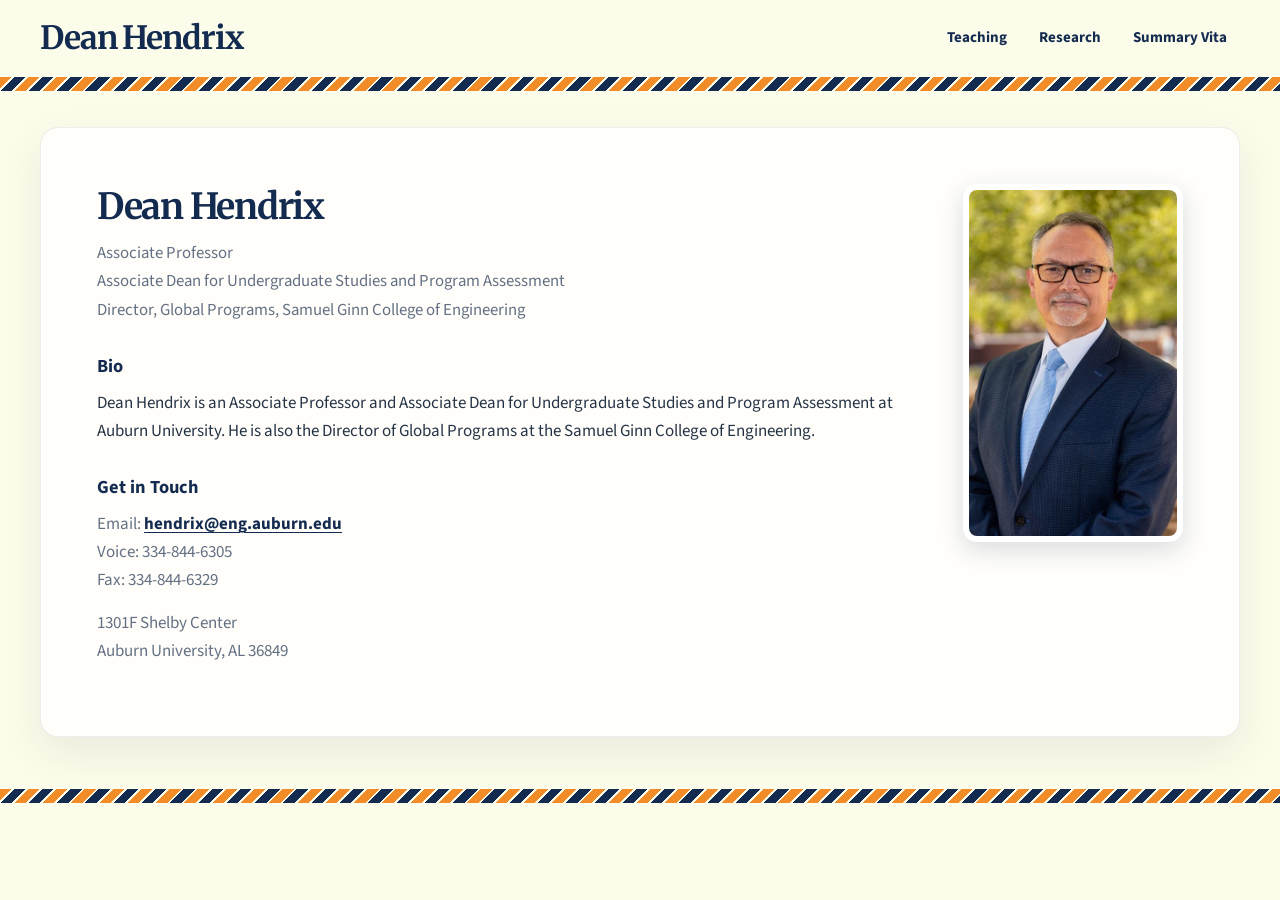
<file: index.html>
<!DOCTYPE html>
<html lang="en">
  <head>
    <meta charset="UTF-8" />
    <meta name="viewport" content="width=device-width, initial-scale=1.0" />
    <link rel="stylesheet" href="styles.css">
    
    <title>Dean Hendrix's Website</title>
  </head>
  <body>
    <header class="site-header">
      <h1>Dean Hendrix</h1>
      <nav class="site-nav" aria-label="Main navigation">
        <a href="teaching.html">Teaching</a>
        <a href="research.html">Research</a>
        <a href="items/summary_vita.pdf" target="_blank">Summary Vita</a>
      </nav>
    </header>
    <div class="postal-divider"></div>
    <main class="profile-layout">
      <div class="profile-content">
        <h2>Dean Hendrix</h2>
        <p class="profile-title">Associate Professor<br />
        Associate Dean for Undergraduate Studies and Program Assessment<br />
        Director, Global Programs, Samuel Ginn College of Engineering</p>
        <section>
          <h3>Bio</h3>
          <p>Dean Hendrix is an Associate Professor and Associate Dean for Undergraduate Studies and Program Assessment at Auburn University. He is also the Director of Global Programs at the Samuel Ginn College of Engineering.</p>
        </section>
        <section>
          <h3>Get in Touch</h3>
          <p class="contact-details">Email: <a href="mailto:hendrix@eng.auburn.edu">hendrix@eng.auburn.edu</a><br />
        Voice: 334-844-6305<br />
        Fax: 334-844-6329</p>
          <p class="contact-details">1301F Shelby Center<br />
        Auburn University, AL 36849</p>
        </section>
      </div>
      <div class="imageContainer">
        <img src="items/Dean_Hendrix.jpg" alt="Dean Hendrix" />
      </div>
    </main>
    <footer>
      <div class="postal-divider"></div>
    </footer>
<div id="redirectModal" class="modal">
    <div class="modal-content">
        <h2>Leaving This Website</h2>
        <p>
            You are about to visit an external website.
            Would you like to continue?
        </p>

        <div class="modal-buttons">
            <button id="cancelRedirect">Stay Here</button>
            <button id="confirmRedirect">Continue</button>
        </div>
    </div>
</div>
<script src="index.js"></script>
  </body>
</html>
</file>
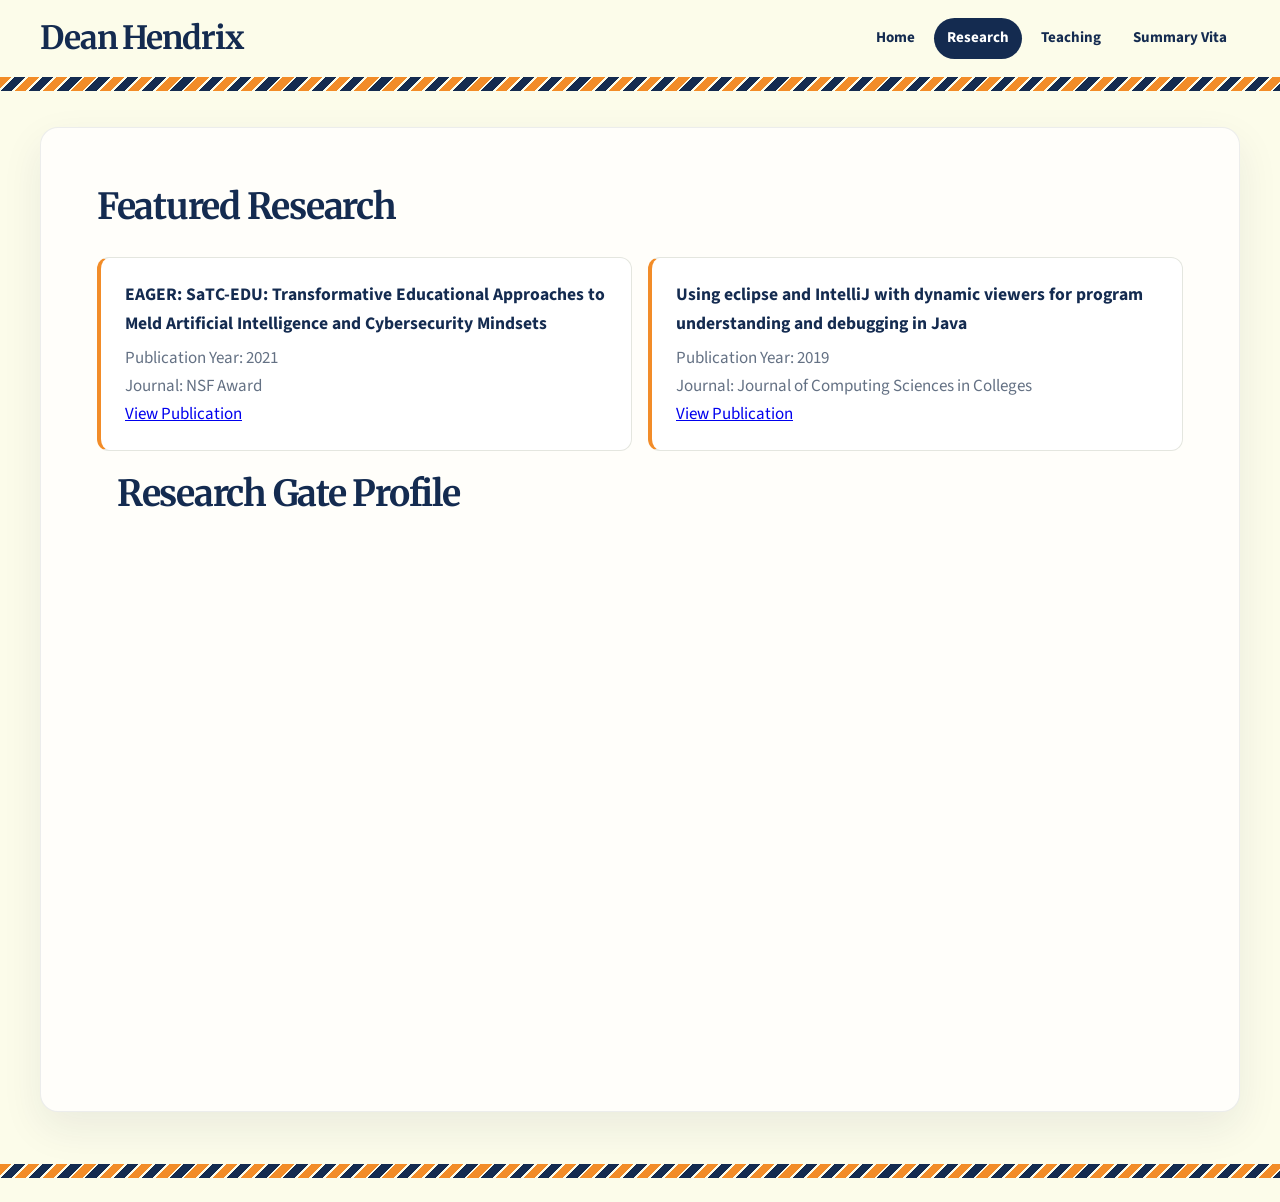
<file: research.html>
<!DOCTYPE html>
<html lang="en">
  <head>
    <meta charset="UTF-8" />
    <meta name="viewport" content="width=device-width, initial-scale=1.0" />
    <link rel="stylesheet" href="styles.css">
    
    <title>Dean Hendrix's Website</title>
  </head>
  <body>
    <header class="site-header">
      <h1>Dean Hendrix</h1>
      <nav class="site-nav" aria-label="Main navigation">
        <a href="index.html">Home</a>
        <a href="https://ausme.auburn.edu/public/profile/hendrtd" aria-current="page">Research</a>
        <a href="teaching.html">Teaching</a>
        <a href="items/summary_vita.pdf" target="_blank">Summary Vita</a>
      </nav>
    </header>
    <div class="postal-divider"></div>
    <main class="page-card">
      <h2>Featured Research</h2>
      <div class="research-list">
      <article class="research-card">
        <h3>EAGER: SaTC-EDU: Transformative Educational Approaches to Meld Artificial Intelligence and Cybersecurity Mindsets</h3>
        <p>Publication Year: 2021</p>
        <p>Journal: NSF Award</p>
        <a href="https://scixplorer.org/abs/2021nsf....2115025S/abstract?fromADS=true&ads_compat=1">View Publication</a>
      </article>
      <article class="research-card">
        <h3>Using eclipse and IntelliJ with dynamic viewers for program understanding and debugging in Java</h3>
        <p>Publication Year: 2019</p>
        <p>Journal: Journal of Computing Sciences in Colleges</p>
        <a href="https://dl.acm.org/doi/abs/10.5555/3381631.3381633381633">View Publication</a>
      </article>
      </div>
      <div style = "padding: 20px;">
      <h2>Research Gate Profile</h2>
      <iframe
        src = "https://www.researchgate.net/profile/Dean-Hendrix-2"
        title = "Dr. Hendrix's Research Gate Profile"
        width = "100%""
        height = "500"
        style= "border: none;"
        loading= "lazy">
      </iframe>
      </div>
    </main>
    <footer>
      <div class="postal-divider"></div>
    </footer>
  </body>
</html>
</file>
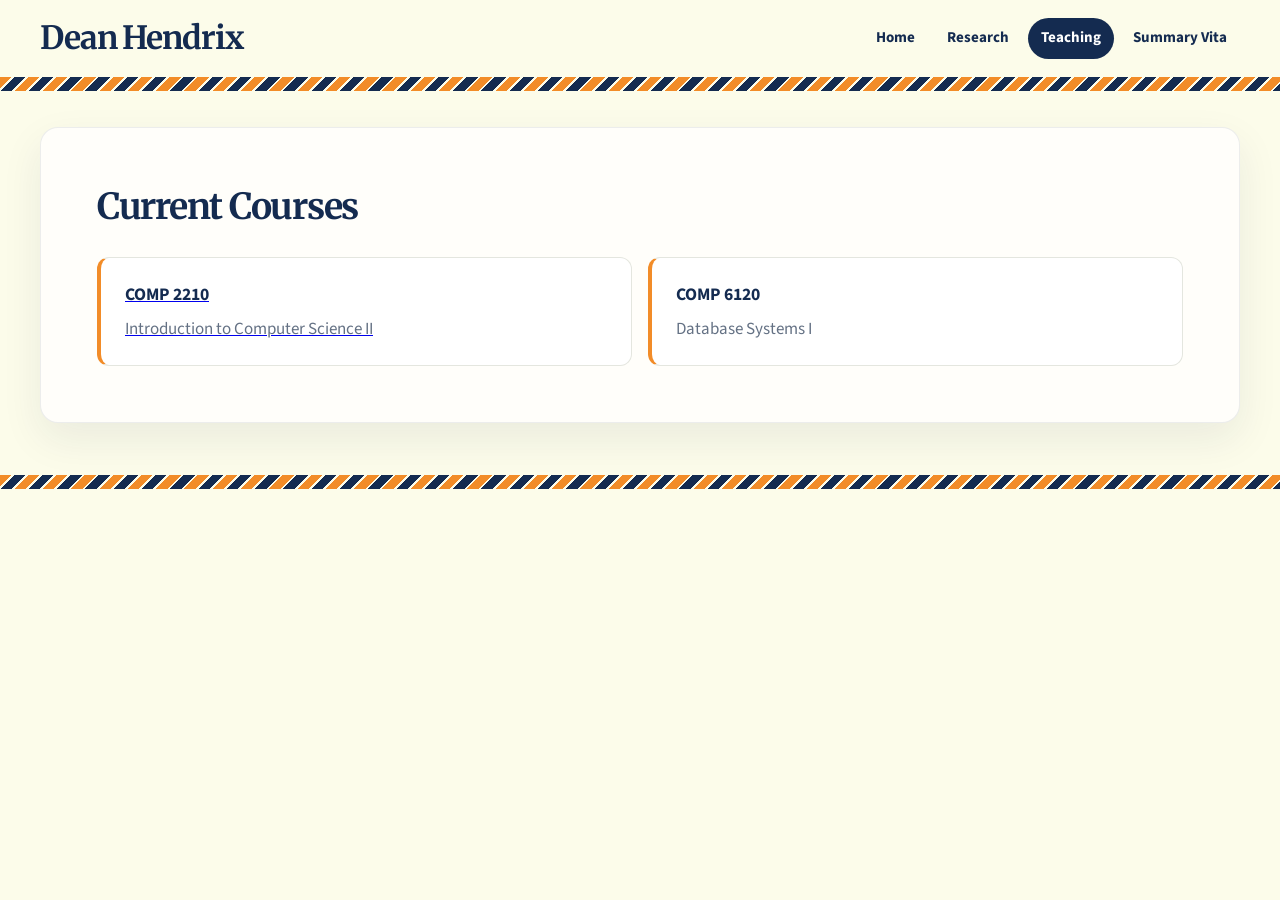
<file: teaching.html>
<!DOCTYPE html>
<html lang="en">
  <head>
    <meta charset="UTF-8" />
    <meta name="viewport" content="width=device-width, initial-scale=1.0" />
    <link rel="stylesheet" href="styles.css">
    <title>Dean Hendrix's Website</title>
  </head>
  <body>
    <header class="site-header">
      <h1>Dean Hendrix</h1>
      <nav class="site-nav" aria-label="Main navigation">
        <a href="index.html">Home</a>
        <a href="research.html">Research</a>
        <a href="teaching.html" aria-current="page">Teaching</a>
        <a href="items/summary_vita.pdf" target="_blank">Summary Vita</a>
      </nav>
    </header>
    <div class="postal-divider"></div>
    <main class="page-card">
      <h2>Current Courses</h2>
      <div class="course-list">
        <a href="https://auburn.simplesyllabus.com/api2/file-download/5091/COMP2210_FS2026_Syllabus.pdf" target="_blank">
          <article class="course-card">
            <h3>COMP 2210</h3>
            <p>Introduction to Computer Science II</p>
          </article>
        </a>
        <article class="course-card">
          <h3>COMP 6120</h3>
          <p>Database Systems I</p>
        </article>
      </div>
    </main>
    <footer>
      <div class="postal-divider"></div>
    </footer>
  </body>
</html>
</file>
<file: styles.css>
@import url('https://fonts.googleapis.com/css2?family=Merriweather:wght@400;700&family=Source+Sans+3:wght@400;600;700&display=swap');

:root {
    color-scheme: light;
    --navy: #142b50;
    --orange: #f28c28;
    --paper: #fcfcea;
    --surface: #fffefa;
    --ink: #263447;
    --muted: #647184;
    --line: #e4e6df;
}

* {
    box-sizing: border-box;
}

body {
    margin: 0;
    background: var(--paper);
    color: var(--ink);
    font-family: 'Source Sans 3', 'Segoe UI', sans-serif;
    font-size: 17px;
    line-height: 1.65;
}

.postal-divider {
    width: 100%;
    height: 14px;
    background: repeating-linear-gradient(
        135deg,
        #F28C28 0px 8px,
        #fcfcea 8px 10px,
        #142B50 10px 18px,
        #fcfcea 18px 20px
    );
}

.site-header {
    display: flex;
    align-items: center;
    justify-content: space-between;
    gap: 24px;
    width: min(1200px, calc(100% - 48px));
    margin: 0 auto;
    padding: 18px 0;
}

.site-header h1 {
    margin: 0;
    color: var(--navy);
    font-family: 'Merriweather', Georgia, serif;
    font-size: clamp(1.4rem, 3vw, 2rem);
    letter-spacing: -0.035em;
    line-height: 1.25;
}

.site-nav {
    display: flex;
    flex-wrap: wrap;
    align-items: center;
    justify-content: flex-end;
    gap: 6px;
}

.site-nav a {
    display: inline-block;
    padding: 8px 13px;
    border-radius: 999px;
    color: var(--navy);
    font-size: 0.94rem;
    font-weight: 700;
    text-decoration: none;
    transition: background-color 150ms ease, color 150ms ease;
}

.site-nav a:hover,
.site-nav a[aria-current="page"] {
    background: var(--navy);
    color: white;
}

a:focus-visible,
button:focus-visible {
    outline: 3px solid var(--orange);
    outline-offset: 3px;
}

.profile-layout,
.page-card {
    width: min(1200px, calc(100% - 48px));
    margin: 36px auto 0;
    border: 1px solid rgba(20, 43, 80, 0.08);
    border-radius: 18px;
    background: var(--surface);
    box-shadow: 0 16px 42px rgba(20, 43, 80, 0.08);
}

.profile-layout {
    display: grid;
    grid-template-columns: minmax(0, 1fr) auto;
    align-items: start;
    column-gap: 56px;
    padding: clamp(28px, 5vw, 56px);
}

.profile-content h2,
.page-card h2 {
    margin: 0 0 8px;
    color: var(--navy);
    font-family: 'Merriweather', Georgia, serif;
    font-size: clamp(1.7rem, 3vw, 2.25rem);
    letter-spacing: -0.035em;
    line-height: 1.3;
}

.profile-content h3 {
    margin: 30px 0 10px;
    color: var(--navy);
    font-size: 1.15rem;
    line-height: 1.35;
}

.profile-content p {
    margin: 0 0 15px;
}

.profile-content .profile-title {
    margin-bottom: 30px;
    color: var(--muted);
    font-size: 1.05rem;
    line-height: 1.7;
}

.profile-content .contact-details {
    color: var(--muted);
}

.profile-content .contact-details a {
    color: var(--navy);
    font-weight: 700;
    text-decoration-thickness: 1px;
    text-underline-offset: 3px;
}

.imageContainer {
    overflow: hidden;
    width: 220px;
    border: 6px solid white;
    border-radius: 14px;
    background: white;
    box-shadow: 0 8px 24px rgba(20, 43, 80, 0.16);
}

.imageContainer img {
    display: block;
    width: 100%;
    height: auto;
}

.page-card {
    padding: clamp(28px, 5vw, 56px);
}

.course-list,
.research-list {
    display: grid;
    grid-template-columns: repeat(2, minmax(0, 1fr));
    gap: 16px;
    margin-top: 26px;
}

.course-card,
.research-card {
    padding: 22px 24px;
    border: 1px solid var(--line);
    border-left: 4px solid var(--orange);
    border-radius: 12px;
    background: white;
}


.course-card h3,
.research-card h3 {
    margin: 0 0 6px;
    color: var(--navy);
    font-size: 1.1rem;
}

.course-card p,
.research-card p {
    margin: 0;
    color: var(--muted);
}

footer {
    margin-top: 52px;
    padding-bottom: 24px;
}

.modal {
    display: none;
    position: fixed;
    z-index: 1000;
    inset: 0;
    align-items: center;
    justify-content: center;
    padding: 20px;
    background: rgba(15, 29, 49, 0.58);
}

.modal-content {
    width: min(450px, 100%);
    padding: 32px;
    border: 1px solid rgba(20, 43, 80, 0.08);
    border-radius: 16px;
    background: var(--surface);
    box-shadow: 0 18px 50px rgba(0, 0, 0, 0.2);
    color: var(--navy);
    text-align: center;
}

.modal-content h2 {
    margin-top: 0;
    font-family: 'Merriweather', Georgia, serif;
}

.modal-content p {
    margin: 0;
}

.modal-buttons {
    display: flex;
    justify-content: center;
    gap: 12px;
    margin-top: 24px;
}

.modal-buttons button {
    padding: 10px 18px;
    border: 0;
    border-radius: 8px;
    cursor: pointer;
    font: inherit;
    font-weight: 700;
}

#cancelRedirect {
    background: #e9edf2;
    color: var(--navy);
}

#confirmRedirect {
    background: var(--orange);
    color: white;
}

@media (max-width: 700px) {
    .site-header {
        align-items: flex-start;
        flex-direction: column;
        gap: 12px;
        width: calc(100% - 36px);
        padding: 18px 0 14px;
    }

    .site-nav {
        justify-content: flex-start;
        margin-left: -8px;
    }

    .site-nav a {
        padding: 7px 10px;
    }

    .profile-layout,
    .page-card {
        width: calc(100% - 32px);
        margin-top: 24px;
        border-radius: 14px;
    }

    .profile-layout {
        grid-template-columns: minmax(0, 1fr);
        row-gap: 24px;
        padding: 24px;
    }

    .imageContainer {
        grid-row: 1;
        justify-self: end;
        width: 140px;
    }

    .profile-content h3 {
        margin-top: 24px;
    }

    .page-card {
        padding: 28px 24px;
    }

    .course-list,
    .research-list {
        grid-template-columns: 1fr;
    }

    footer {
        margin-top: 36px;
    }
}
</file>
